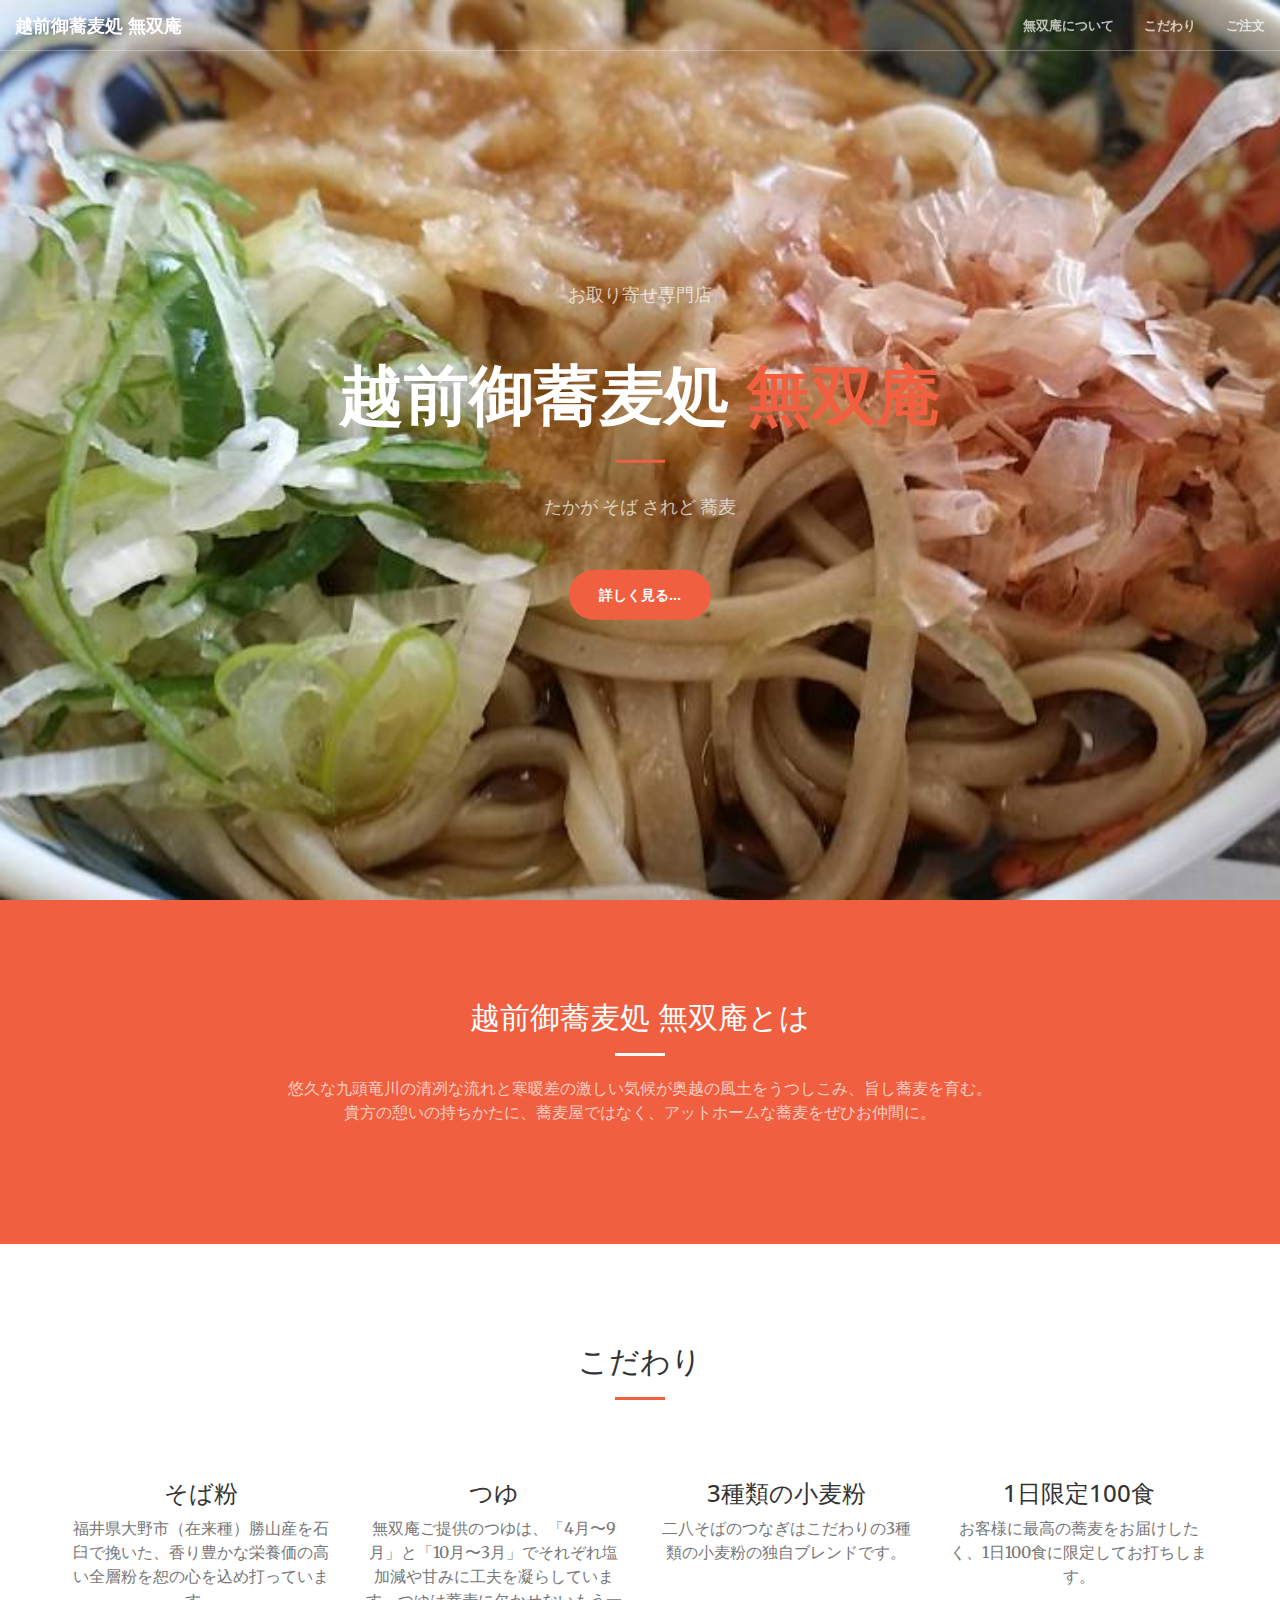
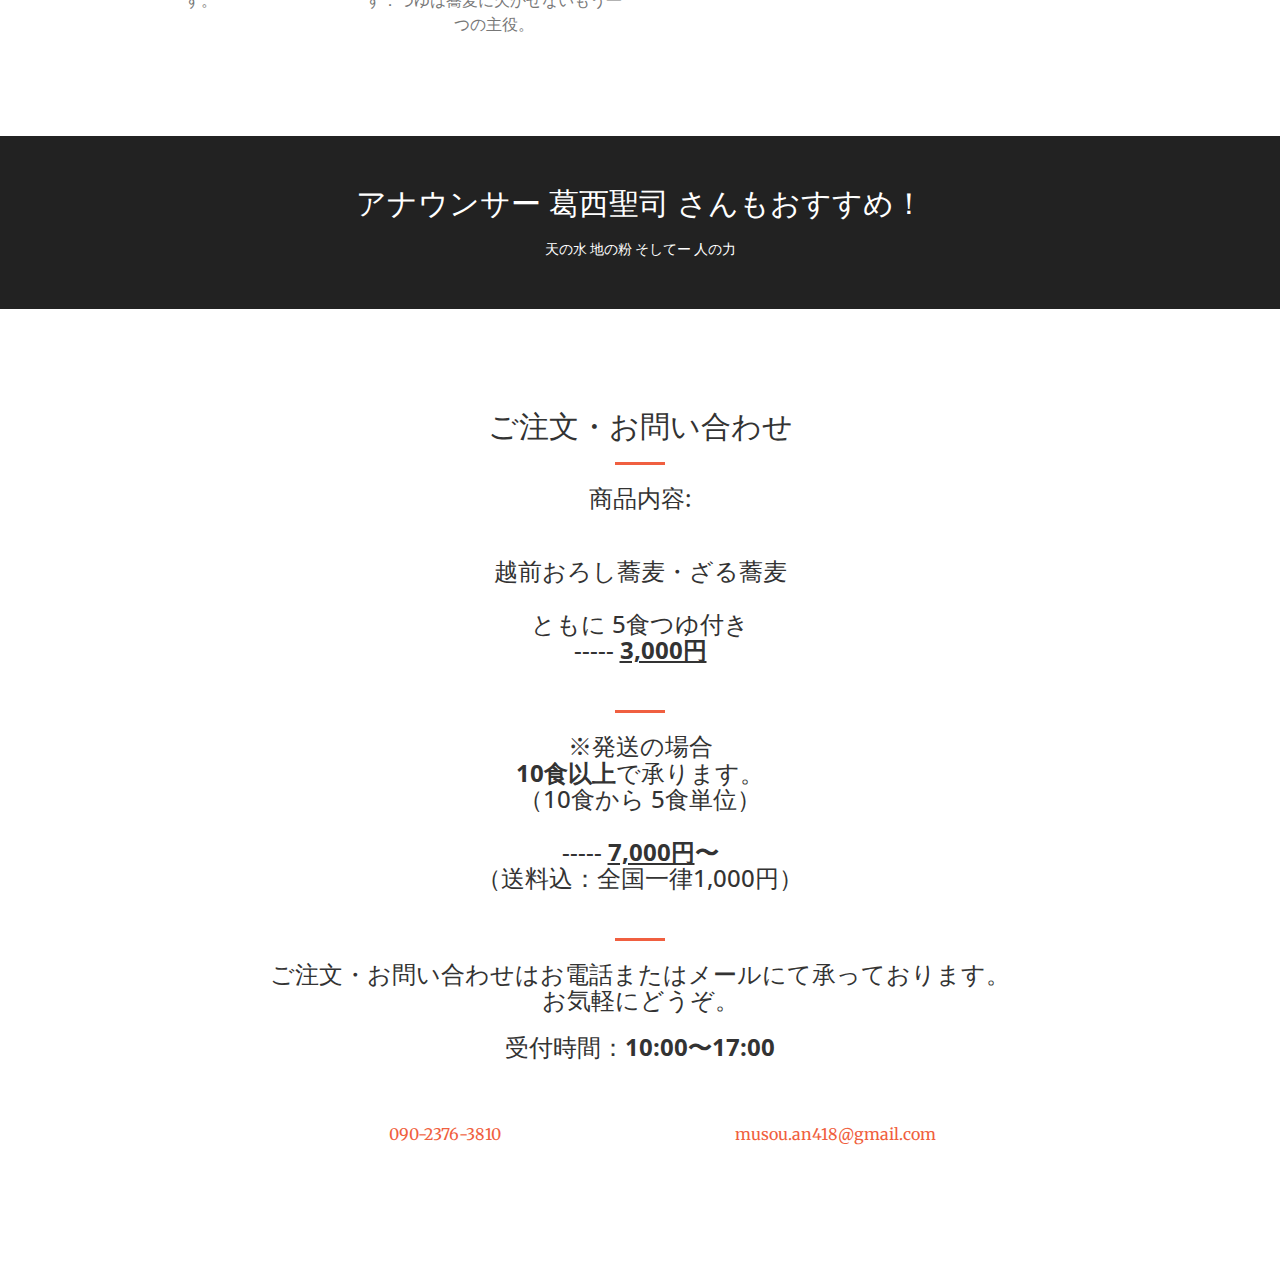
<file: index.html>
<!DOCTYPE html>
<html lang="jp">
    <head>
        <meta charset="utf-8">
<meta http-equiv="X-UA-Compatible" content="IE=edge">
<meta name="viewport" content="width=device-width, initial-scale=1">
<meta name="author" content="Haruki Hashimoto">
<meta name="description" content="蕎麦処 無双庵">
<meta name="generator" content="Hugo 0.25.1" />
<title>越前御蕎麦処 無双庵 | 取り寄せ専門 本格そば屋</title>

<!-- Favicon -->
<link rel="shortcut icon" href="https://musouan.github.io/favicon.ico">
<!-- Bootstrap Core CSS -->
<link rel="stylesheet" href="https://musouan.github.io/css/bootstrap.min.css" type="text/css">
<!-- Custom Fonts -->
<link href='//fonts.googleapis.com/css?family=Open+Sans:300italic,400italic,600italic,700italic,800italic,400,300,600,700,800' rel='stylesheet' type='text/css'>
<link href='//fonts.googleapis.com/css?family=Merriweather:400,300,300italic,400italic,700,700italic,900,900italic' rel='stylesheet' type='text/css'>
<link rel="stylesheet" href="https://musouan.github.io/font-awesome/css/font-awesome.min.css" type="text/css">
<!-- Plugin CSS -->
<link rel="stylesheet" href="https://musouan.github.io/css/animate.min.css" type="text/css">
<!-- Custom CSS -->
<link rel="stylesheet" href="https://musouan.github.io/css/creative.css" type="text/css">
<link rel="stylesheet" href="https://musouan.github.io/css/modals.css" type="text/css">

<!-- HTML5 Shim and Respond.js IE8 support of HTML5 elements and media queries -->
<!-- WARNING: Respond.js doesn't work if you view the page via file:// -->
<!--[if lt IE 9]>
        <script src="https://oss.maxcdn.com/libs/html5shiv/3.7.0/html5shiv.js"></script>
        <script src="https://oss.maxcdn.com/libs/respond.js/1.4.2/respond.min.js"></script>
<![endif]-->

    </head>
    <body id="page-top">
        
            <!-- NAVIGATION -->
<nav id="mainNav" class="navbar navbar-default navbar-fixed-top">
    <div class="container-fluid">
        <!-- Brand and toggle get grouped for better mobile display -->
        <div class="navbar-header">
            <button type="button" class="navbar-toggle collapsed" data-toggle="collapse" data-target="#bs-example-navbar-collapse-1">
                <span class="sr-only">Toggle navigation</span>
                <span class="icon-bar"></span>
                <span class="icon-bar"></span>
                <span class="icon-bar"></span>
            </button>
            
                <a class="navbar-brand page-scroll" href="#page-top">越前御蕎麦処 無双庵</a>
            
        </div>
        <!-- Collect the nav links, forms, and other content for toggling -->
        <div class="collapse navbar-collapse" id="bs-example-navbar-collapse-1">
            <ul class="nav navbar-nav navbar-right">
                
                    <li>
                        <a class="page-scroll" href="#about">無双庵について</a>
                    </li>
                
                
                    <li>
                        <a class="page-scroll" href="#services">こだわり</a>
                    </li>
                
                
                
                
                    <li>
                        <a class="page-scroll" href="#contact">ご注文</a>
                    </li>
                
            </ul>
        </div>
        <!-- /.navbar-collapse -->
    </div>
    <!-- /.container-fluid -->
</nav>

        

        
            <!-- HEADER -->
<header>
    <div class="header-content">
        <div class="header-content-inner">
            
                <h1><p>お取り寄せ専門店</p>越前御蕎麦処 <a href="/">無双庵</a></h1>
            
            
                <hr>
            
            
                <p>たかが そば されど 蕎麦</p>
            
            
                <a href="#about" class="btn btn-primary btn-xl page-scroll">詳しく見る…</a>
            
        </div>
    </div>
</header>

        

        
            <!-- ABOUT -->
<section class="bg-primary" id="about">
    <div class="container">
        <div class="row">
            <div class="col-lg-8 col-lg-offset-2 text-center">
                
                    <h2 class="section-heading">越前御蕎麦処 無双庵とは</h2>
                
                
                    <hr class="light">
                
                
                    <p class="text-faded">悠久な九頭竜川の清冽な流れと寒暖差の激しい気候が奥越の風土をうつしこみ、旨し蕎麦を育む。<br>貴方の憩いの持ちかたに、蕎麦屋ではなく、アットホームな蕎麦をぜひお仲間に。</p>
                
                
            </div>
        </div>
    </div>
</section>

        

        
            <!-- SERVICES -->
<section id="services">
    
        <div class="container">
            <div class="row">
                <div class="col-lg-12 text-center">
                    <h2 class="section-heading">こだわり</h2>
                    <hr class="primary">
                </div>
            </div>
        </div>
    
    <div class="container">
        <div class="row">
            
            <div class="col-lg-3 col-md-6 text-center">
                <div class="service-box">
                    <i class="fa fa-4x  wow bounceIn text-primary"></i>
                    <h3>そば粉</h3>
                    
                        <p class="text-muted">福井県大野市（在来種）勝山産を石臼で挽いた、香り豊かな栄養価の高い全層粉を恕の心を込め打っています。</p>
                    
                </div>
            </div>
            
            <div class="col-lg-3 col-md-6 text-center">
                <div class="service-box">
                    <i class="fa fa-4x  wow bounceIn text-primary"></i>
                    <h3>つゆ</h3>
                    
                        <p class="text-muted">無双庵ご提供のつゆは、「4月〜9月」と「10月〜3月」でそれぞれ塩加減や甘みに工夫を凝らしています．つゆは蕎麦に欠かせないもう一つの主役。</p>
                    
                </div>
            </div>
            
            <div class="col-lg-3 col-md-6 text-center">
                <div class="service-box">
                    <i class="fa fa-4x  wow bounceIn text-primary"></i>
                    <h3>3種類の小麦粉</h3>
                    
                        <p class="text-muted">二八そばのつなぎはこだわりの3種類の小麦粉の独自ブレンドです。</p>
                    
                </div>
            </div>
            
            <div class="col-lg-3 col-md-6 text-center">
                <div class="service-box">
                    <i class="fa fa-4x  wow bounceIn text-primary"></i>
                    <h3>1日限定100食</h3>
                    
                        <p class="text-muted">お客様に最高の蕎麦をお届けしたく、1日100食に限定してお打ちします。</p>
                    
                </div>
            </div>
            
        </div>
    </div>
</section>

        

        

        

        
            <!-- ASIDE -->
<aside class="bg-dark">
    <div class="container text-center">
        <div class="call-to-action">
            <h2>アナウンサー 葛西聖司 さんもおすすめ！</h2>
             天の水 地の粉 そしてー    人の力 
            
        </div>
    </div>
</aside>

        

        
            <!-- CONTACT -->
<section id="contact">
    <div class="container">
        <div class="row">
            <div class="col-lg-8 col-lg-offset-2 text-center">
                
                    <h2 class="section-heading">ご注文・お問い合わせ</h2>
                
                
                    <hr class="primary">
                
                
                    <p><h3>商品内容:<h3><br>越前おろし蕎麦・ざる蕎麦<br><br>ともに 5食つゆ付き<br>----- <u><b>3,000円</u></b><br><br><hr>※発送の場合<br><b>10食以上</b>で承ります。<br>（10食から 5食単位）<br><br>-----  <b><u>7,000円</u>〜</b><br>（送料込：全国一律1,000円）<br><br><hr>ご注文・お問い合わせはお電話またはメールにて承っております。お気軽にどうぞ。<br><h3>受付時間：<b>10:00〜17:00</b></h3>
</p>
                
            </div>
            
                <div class="
                
                    col-lg-4
                
                col-lg-offset-2 text-center">
                    <a href='tel:'ZgotmplZ>
                    <i class="fa fa-phone fa-3x wow bounceIn" style="color: #1a1a1d"></i>
                    <p>090-2376-3810</p>
                    </a>
                </div>
            
            
                <div class="
                
                    col-lg-4
                
                 text-center">
                    <a href="mailto:musou.an418@gmail.com">
                    <i class="fa fa-envelope-o fa-3x wow bounceIn" data-wow-delay=".1s" style="color: #1a1a1d"></i>
                    <p>musou.an418@gmail.com</p>
                    </a>
                </div>
            
        </div>
    </div>
</section>

        

        

        <!-- jQuery -->
<script src="https://musouan.github.io/js/jquery.js"></script>
<!-- Bootstrap Core JavaScript -->
<script src="https://musouan.github.io/js/bootstrap.min.js"></script>
<!-- Plugin JavaScript -->
<script src="https://musouan.github.io/js/jquery.easing.min.js"></script>
<script src="https://musouan.github.io/js/jquery.fittext.js"></script>
<script src="https://musouan.github.io/js/wow.min.js"></script>

<!-- Custom Theme JavaScript -->
<script src="https://musouan.github.io/js/creative.js"></script>


        
    </body>
</html>
</file>
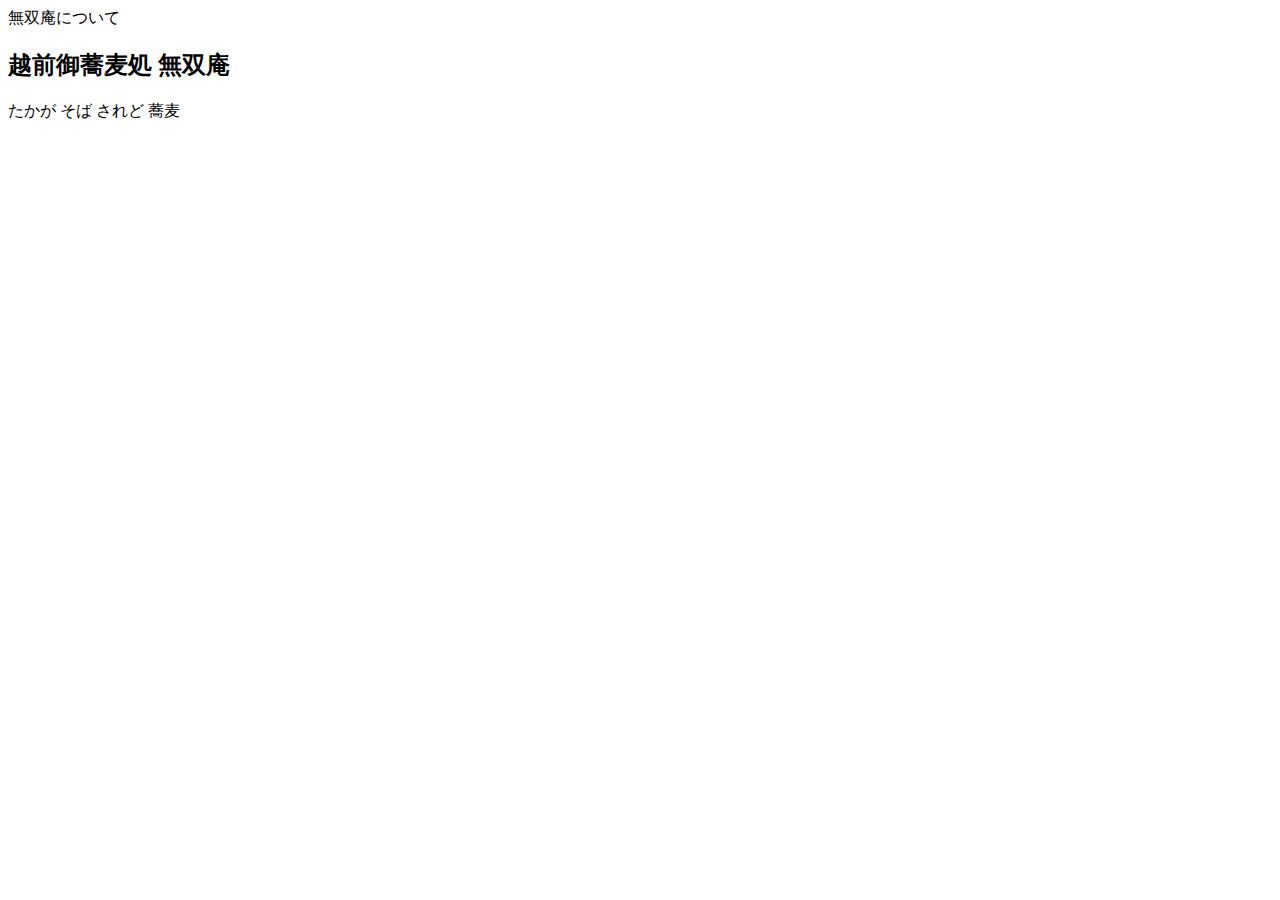
<file: 無双庵について/index.html>
<!DOCTYPE html>
<html lang="en-US">

<head>
    <meta charset="utf-8">
    <meta http-equiv="X-UA-Compatible" content="chrome=1">
    <meta name="HandheldFriendly" content="True">
    <meta name="MobileOptimized" content="320">
    <meta name="viewport" content="width=device-width, initial-scale=1.0">
    <meta name="referrer" content="no-referrer">
    
    <meta name="description" content="Your description">
    
    <meta name="twitter:card" content="summary">
    <meta name="twitter:domain" content="https://hugo-vue-mix.netlify.com/">
    
    <meta name="twitter:image" content="https://hugo-vue-mix.netlify.com/tn.png">
    <meta name="twitter:title" property="og:title" itemprop="title name" content="無双庵HP">
    <meta name="twitter:description" property="og:description" itemprop="description" content="Your description">
    <meta name="og:type" content="website">
    <meta name="og:url" content="https://hugo-vue-mix.netlify.com/">
    <meta name="og:image" itemprop="image primaryImageOfPage" content="https://hugo-vue-mix.netlify.com/tn.png">
    
    <title>無双庵について</title>
    <link rel="shortcut icon" href="https://hugo-vue-mix.netlify.com/favicon.ico" id="favicon">
    <link rel="stylesheet" href="https://hugo-vue-mix.netlify.com/css/style.css">
    
    <link rel="stylesheet" href="https://fonts.googleapis.com/css?family=Didact+Gothic">
    
    <script src="https://code.jquery.com/jquery-3.2.1.min.js" integrity="sha256-hwg4gsxgFZhOsEEamdOYGBf13FyQuiTwlAQgxVSNgt4="
        crossorigin="anonymous"></script>
    
    

</head>

</html>
<body><div class="wrap"><div class="section" id="title">無双庵について</div><div class="section" id="content">

<h2 id="越前御蕎麦処-無双庵">越前御蕎麦処 無双庵</h2>

<p>たかが そば
されど 蕎麦</p>
</div><div class="section footer"></div></div></body>
</file>
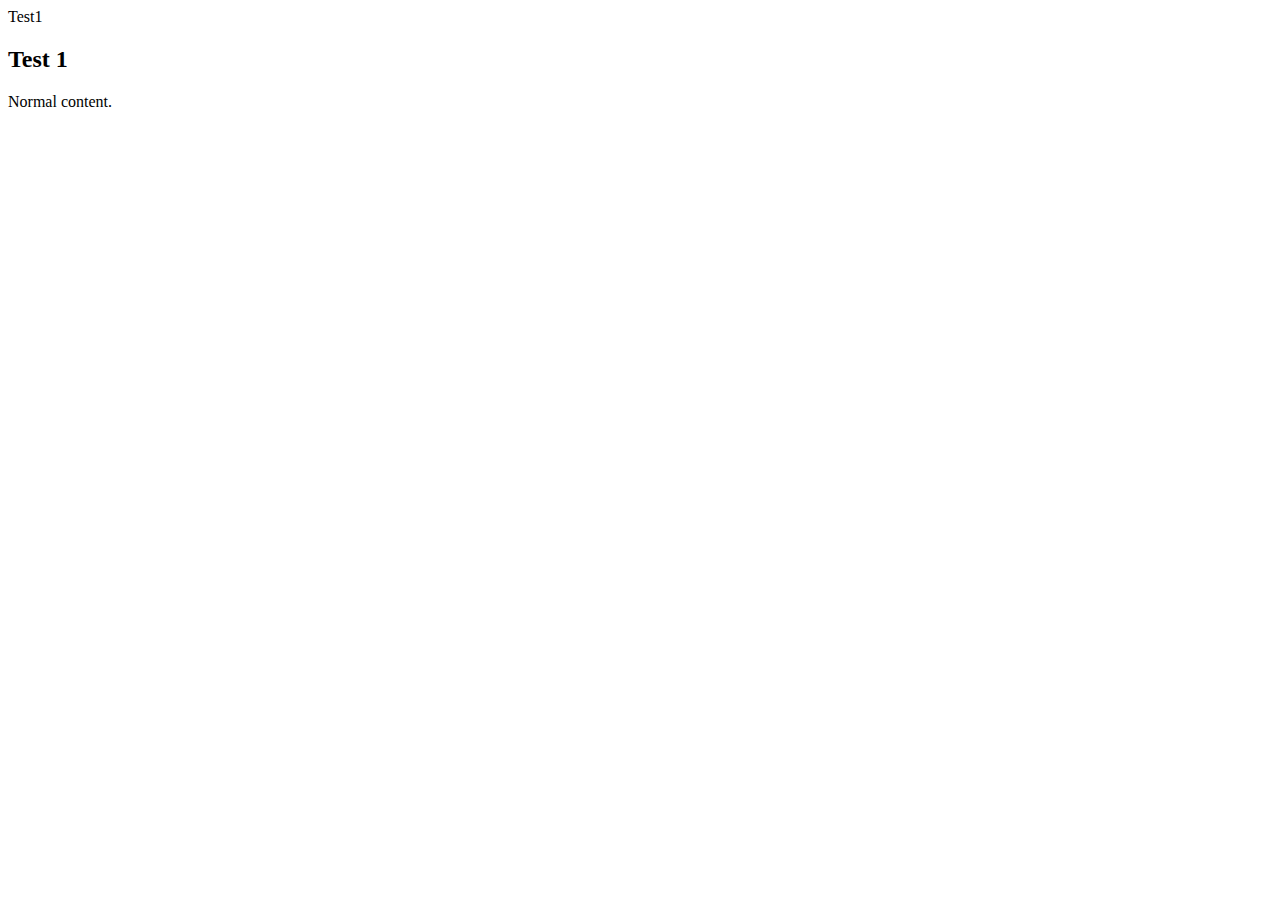
<file: post/test1/index.html>
<!DOCTYPE html>
<html lang="en-US">

<head>
    <meta charset="utf-8">
    <meta http-equiv="X-UA-Compatible" content="chrome=1">
    <meta name="HandheldFriendly" content="True">
    <meta name="MobileOptimized" content="320">
    <meta name="viewport" content="width=device-width, initial-scale=1.0">
    <meta name="referrer" content="no-referrer">
    
    <meta name="description" content="Your description">
    
    <meta name="twitter:card" content="summary">
    <meta name="twitter:domain" content="https://hugo-vue-mix.netlify.com/">
    
    <meta name="twitter:image" content="https://hugo-vue-mix.netlify.com/tn.png">
    <meta name="twitter:title" property="og:title" itemprop="title name" content="無双庵HP">
    <meta name="twitter:description" property="og:description" itemprop="description" content="Your description">
    <meta name="og:type" content="website">
    <meta name="og:url" content="https://hugo-vue-mix.netlify.com/">
    <meta name="og:image" itemprop="image primaryImageOfPage" content="https://hugo-vue-mix.netlify.com/tn.png">
    
    <title>Test1</title>
    <link rel="shortcut icon" href="https://hugo-vue-mix.netlify.com/favicon.ico" id="favicon">
    <link rel="stylesheet" href="https://hugo-vue-mix.netlify.com/css/style.css">
    
    <link rel="stylesheet" href="https://fonts.googleapis.com/css?family=Didact+Gothic">
    
    <script src="https://code.jquery.com/jquery-3.2.1.min.js" integrity="sha256-hwg4gsxgFZhOsEEamdOYGBf13FyQuiTwlAQgxVSNgt4="
        crossorigin="anonymous"></script>
    
    

</head>

</html>
<body><div class="wrap"><div class="section" id="title">Test1</div><div class="section" id="content">

<h2 id="test-1">Test 1</h2>

<p>Normal content.</p>
</div><div class="section footer"></div></div></body>
</file>
